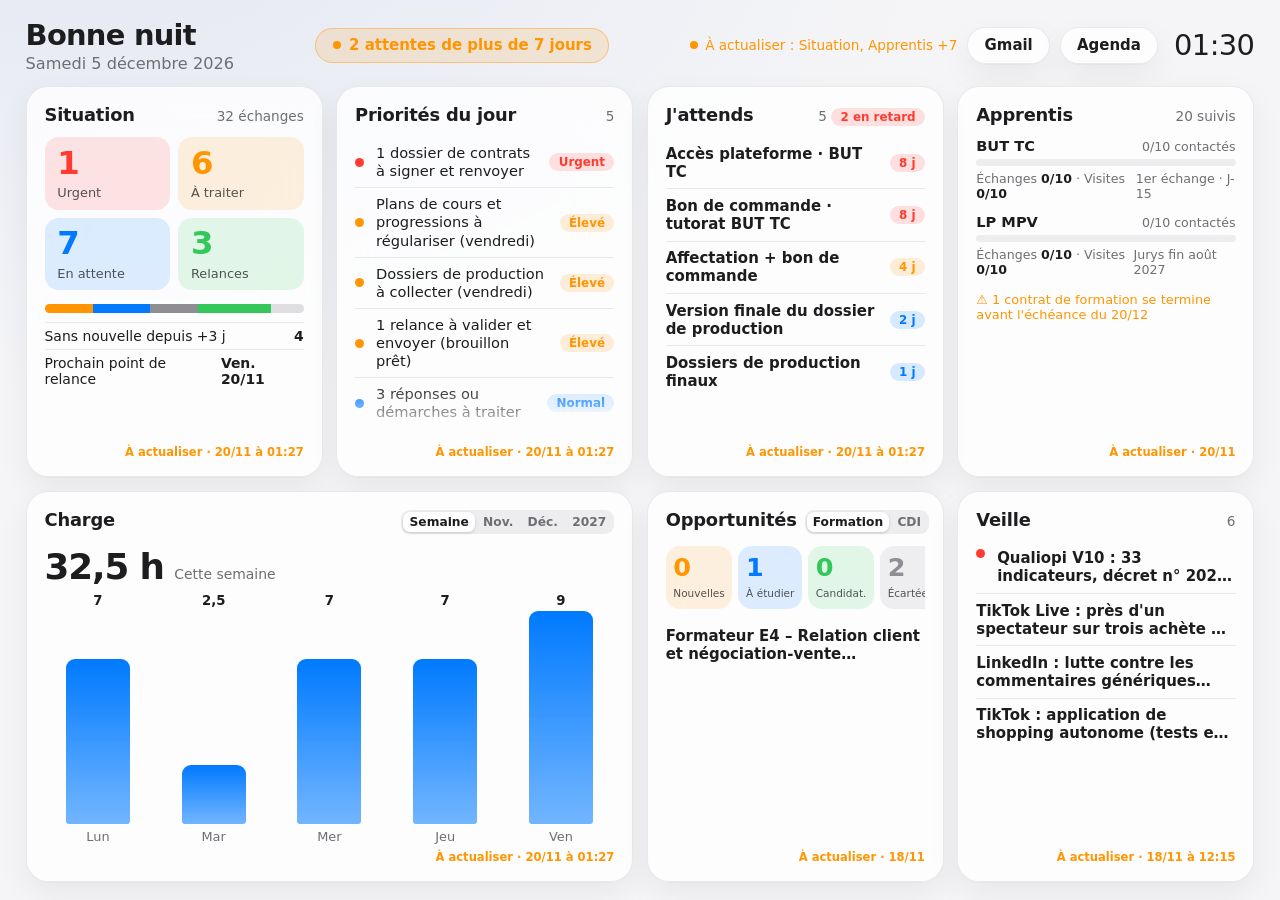
<file: dashboard.html>
<!DOCTYPE html>
<html lang="fr">
<head>
<meta charset="utf-8">
<meta name="viewport" content="width=device-width, initial-scale=1">
<meta name="robots" content="noindex, nofollow">
<meta name="color-scheme" content="light dark">
<title>Tableau de bord</title>
<style>
:root{
  --bg1:#f5f5f7; --bg2:#e4e8f3; --card:rgba(255,255,255,.78); --sheet:#ffffff;
  --ink:#1d1d1f; --muted:#6e6e73; --line:rgba(0,0,0,.08); --fill:rgba(120,120,128,.12);
  --shadow:0 1px 1px rgba(0,0,0,.03),0 12px 32px rgba(0,0,0,.06);
  --red:#ff3b30; --orange:#ff9500; --blue:#007aff; --green:#34c759; --gray:#8e8e93;
}
@media (prefers-color-scheme: dark){
  :root{
    --bg1:#000000; --bg2:#17182a; --card:rgba(28,28,30,.72); --sheet:#1c1c1e;
    --ink:#f5f5f7; --muted:#a1a1a6; --line:rgba(255,255,255,.1); --fill:rgba(120,120,128,.24);
    --shadow:0 1px 1px rgba(0,0,0,.4),0 12px 32px rgba(0,0,0,.45);
    --red:#ff453a; --orange:#ff9f0a; --blue:#0a84ff; --green:#30d158; --gray:#98989d;
  }
}
*{box-sizing:border-box}
html{font-size:clamp(13px,calc(.55vw + .7vh + 4px),17px)}
body{margin:0;height:100vh;overflow:hidden;display:flex;flex-direction:column;gap:clamp(10px,1.5vh,18px);
  padding:clamp(12px,2vh,26px) clamp(14px,2vw,32px);
  font-family:-apple-system,BlinkMacSystemFont,"SF Pro Display","SF Pro Text","Segoe UI",system-ui,Roboto,sans-serif;
  color:var(--ink);background:radial-gradient(1200px 700px at 8% -10%,var(--bg2),transparent 70%),var(--bg1);
  background-attachment:fixed;-webkit-font-smoothing:antialiased}
button{font:inherit;color:inherit;cursor:pointer;border:0;background:none}
a{color:var(--blue);text-decoration:none}

/* En-tête */
.top{display:flex;align-items:center;justify-content:space-between;gap:16px;flex:none}
.hello h1{margin:0;font-size:1.7rem;font-weight:650;letter-spacing:-.025em}
.hello p{margin:.1rem 0 0;color:var(--muted);font-size:.95rem}
.tools{display:flex;align-items:center;gap:10px}
.btn{display:inline-flex;align-items:center;gap:.4rem;padding:.5rem .95rem;border-radius:99px;background:var(--card);
  border:1px solid var(--line);box-shadow:var(--shadow);font-size:.88rem;font-weight:550;color:var(--ink);
  -webkit-backdrop-filter:blur(20px);backdrop-filter:blur(20px);transition:transform .15s}
.btn:hover{transform:translateY(-1px)}
.clock{font-size:1.7rem;font-weight:300;letter-spacing:-.02em;font-variant-numeric:tabular-nums;margin-left:6px}
.state{display:inline-flex;align-items:center;gap:.4rem;font-size:.8rem;color:var(--muted)}
.state i{width:8px;height:8px;border-radius:50%;background:var(--green)}
.state.warn i{background:var(--orange)} .state.warn{color:var(--orange)}

/* Alerte échéances */
.alerte{flex:1;min-width:0;display:flex;justify-content:center;gap:8px;flex-wrap:wrap}
.alerte button{max-width:100%;display:inline-flex;align-items:center;gap:.5rem;padding:.45rem .95rem;border-radius:99px;
  background:color-mix(in srgb,var(--red) 14%,transparent);color:var(--red);font-size:.88rem;font-weight:600;
  border:1px solid color-mix(in srgb,var(--red) 35%,transparent);animation:puls 2.4s ease-in-out infinite}
.alerte button span{overflow:hidden;text-overflow:ellipsis;white-space:nowrap}
.alerte button i{flex:none;width:8px;height:8px;border-radius:50%;background:var(--red)}
.rows li.due{background:color-mix(in srgb,var(--red) 9%,transparent);border-radius:10px;padding-left:.6rem;padding-right:.6rem;margin:0 -.6rem}
.rows li.due .t{font-weight:600}
.rows li.tom .t{font-weight:600}
.alerte button.amb{background:color-mix(in srgb,var(--orange) 14%,transparent);color:var(--orange);border-color:color-mix(in srgb,var(--orange) 40%,transparent);animation:none}
.alerte button.amb i{background:var(--orange)}
@keyframes puls{50%{box-shadow:0 0 0 5px color-mix(in srgb,var(--red) 12%,transparent)}}
@media (max-width:760px){.alerte{display:none}}

/* Grille */
.grid{flex:1;min-height:0;display:grid;gap:clamp(10px,1.5vh,18px);
  grid-template-columns:repeat(12,minmax(0,1fr));grid-template-rows:repeat(2,minmax(0,1fr))}
.card{min-height:0;overflow:hidden;display:flex;flex-direction:column;padding:clamp(12px,1.9vh,22px) clamp(14px,1.4vw,22px);
  background:var(--card);border:1px solid var(--line);border-radius:22px;box-shadow:var(--shadow);
  -webkit-backdrop-filter:blur(24px) saturate(1.4);backdrop-filter:blur(24px) saturate(1.4);
  transition:transform .2s,box-shadow .2s;position:relative}
.card[data-open]{cursor:pointer}
.card[data-open]:hover{transform:translateY(-3px);box-shadow:0 1px 1px rgba(0,0,0,.03),0 18px 40px rgba(0,0,0,.12)}
.card:focus-visible{outline:2px solid var(--blue);outline-offset:2px}
.c-situation{grid-column:1/4;grid-row:1}.c-prio{grid-column:4/7;grid-row:1}.c-att{grid-column:7/10;grid-row:1}.c-appr{grid-column:10/13;grid-row:1}
.c-charge{grid-column:1/7;grid-row:2}.c-opp{grid-column:7/10;grid-row:2}.c-veille{grid-column:10/13;grid-row:2}
.ch{display:flex;align-items:baseline;justify-content:space-between;gap:8px;margin-bottom:.7rem;flex:none}
.ch h2{white-space:nowrap;margin:0;font-size:1.05rem;font-weight:650;letter-spacing:-.01em}
.sub{color:var(--muted);font-size:.8rem}
.cb{flex:1;min-height:0;display:flex;flex-direction:column;overflow:hidden}
.fade{-webkit-mask-image:linear-gradient(#000 82%,transparent);mask-image:linear-gradient(#000 82%,transparent)}
.fresh{flex:none;align-self:flex-end;margin-top:.35rem;font-size:.68rem;color:var(--muted);opacity:.75}
.fresh.stale{color:var(--orange);opacity:1;font-weight:600}

/* Éléments */
.tiles{display:grid;grid-template-columns:1fr 1fr;gap:8px}
.tile{--c:var(--blue);border-radius:14px;padding:.5rem .75rem;background:color-mix(in srgb,var(--c) 13%,transparent)}
.tile b{display:block;font-size:1.9rem;line-height:1.1;font-weight:600;letter-spacing:-.03em;color:var(--c)}
.tile span{font-size:.76rem;color:var(--ink);opacity:.75}
.tiles.four{grid-template-columns:repeat(4,1fr);gap:6px}
.tiles.four .tile{padding:.45rem .45rem}
.tiles.four .tile b{font-size:1.5rem}
.tiles.four .tile span{font-size:.62rem;white-space:nowrap}
.tile.gray{--c:var(--gray);cursor:pointer}
.tiles.three{grid-template-columns:repeat(3,1fr)}
.tiles.three .tile b{font-size:1.6rem}
.stack{display:flex;height:9px;border-radius:99px;overflow:hidden;background:var(--fill);margin:.8rem 0 .55rem}
.stack i{display:block;height:100%}
.line{display:flex;justify-content:space-between;font-size:.82rem;padding:.3rem 0;border-top:1px solid var(--line)}
.line b{font-weight:600}
.pill{--c:var(--blue);align-self:center;font-size:.7rem;padding:.12rem .55rem;border-radius:99px;font-weight:600;white-space:nowrap;
  background:color-mix(in srgb,var(--c) 15%,transparent);color:var(--c)}
.rows{list-style:none;margin:0;padding:0;display:flex;flex-direction:column}
.rows li{display:flex;align-items:center;gap:.7rem;padding:.55rem 0;border-top:1px solid var(--line);font-size:.98rem}
.rows li:first-child{border-top:0;padding-top:0}
.rows .dot{flex:none;width:9px;height:9px;border-radius:50%;background:var(--c,var(--blue))}
.c-prio .rows .t{font-size:.86rem;line-height:1.25;-webkit-line-clamp:3}
.c-prio .rows li{padding-top:.4rem;padding-bottom:.4rem}
.c-prio .rows li.due .pill:last-child,.c-prio .rows li.tom .pill:last-child{display:none}
.rows .t{flex:1;min-width:0;display:-webkit-box;-webkit-line-clamp:2;-webkit-box-orient:vertical;overflow:hidden}
.rows small{display:block;color:var(--muted);font-size:.78rem;margin-top:1px}
.rows.compact li{font-size:.88rem;padding:.45rem 0;align-items:flex-start}
.rows.compact .t{font-weight:550}
.rows.compact a{color:var(--ink)}
.rows.compact a:hover{text-decoration:underline}
.red{--c:var(--red)}.orange{--c:var(--orange)}.blue{--c:var(--blue)}.green{--c:var(--green)}

/* Apprentis */
.ap{margin-bottom:.75rem}
.ap .h{display:flex;justify-content:space-between;align-items:baseline;font-size:.86rem;font-weight:600}
.ap .h span{font-size:.74rem;font-weight:500;color:var(--muted)}
.ap .pb{height:7px;border-radius:99px;background:var(--fill);margin:.3rem 0 .25rem;overflow:hidden;display:flex}
.ap .pb i{display:block;background:var(--blue)}
.ap .pb i+i{background:var(--green)}
.ap .m{display:flex;justify-content:space-between;font-size:.74rem;color:var(--muted)}
.ap .m b{font-weight:600;color:var(--ink)}
.ap .m .late{color:var(--red)}
.ap-al{font-size:.76rem;color:var(--orange);margin-top:.15rem}
/* Agenda */
.cb h4.ag{margin:.1rem 0 .25rem;font-size:.72rem;letter-spacing:.06em;text-transform:uppercase;color:var(--muted);font-weight:650}
.cb h4.ag + .rows,.cb h4.ag + p{margin-bottom:.7rem}
.cb h4.ag span{text-transform:none;letter-spacing:0;font-weight:500;margin-left:.3rem}
.rows.ag li{padding:.4rem 0;font-size:.92rem}
.rows.ag b{flex:none;font-weight:600;font-variant-numeric:tabular-nums;min-width:6.4em;color:var(--muted)}
.rows.ag li.live b{color:var(--green)}
.rows.ag li.live .t{font-weight:600}

/* Graphique */
.seg{display:inline-flex;background:var(--fill);border-radius:9px;padding:2px;gap:2px}
.seg button{padding:.16rem .36rem;border-radius:7px;font-size:.72rem;font-weight:550;color:var(--muted)}
.seg button.on{background:var(--sheet);color:var(--ink);box-shadow:0 1px 3px rgba(0,0,0,.18)}
.total{display:flex;align-items:baseline;gap:.6rem;margin-bottom:.4rem;flex:none}
.total b{font-size:2.1rem;font-weight:600;letter-spacing:-.03em}
.total span{font-size:.82rem;color:var(--muted)}
.bars{flex:1;min-height:0;display:flex;gap:clamp(4px,.7vw,12px);align-items:stretch}
.col{flex:1;min-width:0;display:flex;flex-direction:column;align-items:center}
.col .v{font-size:.78rem;font-weight:600;margin-bottom:3px;white-space:nowrap}
.col .track{flex:1;min-height:0;width:100%;max-width:64px;display:flex;flex-direction:column}
.col .track i{display:block;border-radius:9px 9px 3px 3px;min-height:3px;background:linear-gradient(var(--blue),color-mix(in srgb,var(--blue) 55%,transparent))}
.col.cur .track i{background:linear-gradient(var(--green),color-mix(in srgb,var(--green) 55%,transparent))}
.col.alert .track i{background:linear-gradient(var(--orange),color-mix(in srgb,var(--orange) 55%,transparent))}
.col.partiel .track i{opacity:.45}
.col .l{font-size:.76rem;color:var(--muted);margin-top:5px}
.col.cur .l{color:var(--green);font-weight:700}
.bars.dense .v{font-size:.68rem}
.note{font-size:.76rem;color:var(--orange);margin-top:.3rem;flex:none}

/* Fenêtre de détail */
#ov{position:fixed;inset:0;z-index:10;display:flex;align-items:center;justify-content:center;padding:4vh 4vw;
  background:rgba(0,0,0,.32);-webkit-backdrop-filter:blur(14px);backdrop-filter:blur(14px);animation:fi .18s}
#ov[hidden]{display:none}
.sheet{width:min(720px,100%);max-height:88vh;display:flex;flex-direction:column;background:var(--sheet);color:var(--ink);
  border-radius:24px;box-shadow:0 30px 80px rgba(0,0,0,.35);animation:pop .22s cubic-bezier(.2,.9,.3,1.1);overflow:hidden}
.sheet header{display:flex;justify-content:space-between;align-items:center;padding:1.1rem 1.4rem .6rem}
.sheet h3{margin:0;font-size:1.35rem;font-weight:650;letter-spacing:-.02em}
.x{width:30px;height:30px;border-radius:50%;background:var(--fill);color:var(--muted);font-size:1.1rem;line-height:1}
.sheet .body{padding:.2rem 1.4rem 1.3rem;overflow:auto;font-size:.98rem}
.sheet h4{margin:1.1rem 0 .3rem;font-size:.78rem;letter-spacing:.06em;text-transform:uppercase;color:var(--muted);font-weight:650}
.sheet .rows li{padding:.65rem 0}
.sheet .rows li .t{-webkit-line-clamp:unset;display:block}
.sheet .tiles{margin-bottom:.4rem}
.sheet details{border-top:1px solid var(--line)}
.sheet summary{cursor:pointer;list-style:none;display:flex;justify-content:space-between;gap:10px;padding:.6rem 0}
.sheet summary::-webkit-details-marker{display:none}
.sheet summary::before{content:"›";color:var(--muted);font-weight:700;transition:transform .15s}
.sheet details[open] > summary::before{transform:rotate(90deg)}
.sheet summary .t{flex:1}
.sheet dl{margin:0 0 .6rem;display:grid;grid-template-columns:auto 1fr;gap:3px 12px;font-size:.88rem}
.sheet dt{color:var(--muted)}.sheet dd{margin:0}
.sheet .foot{margin-top:.9rem;font-size:.74rem;color:var(--muted);text-align:right}
.sheet .foot.stale{color:var(--orange);font-weight:600}
@keyframes fi{from{opacity:0}}
@keyframes pop{from{opacity:0;transform:scale(.94) translateY(8px)}}

/* Écrans étroits ou bas : défilement autorisé */
@media (max-width:1000px),(max-height:520px){
  body{height:auto;min-height:100vh;overflow:auto}
  .grid{grid-template-columns:repeat(2,minmax(0,1fr));grid-template-rows:none}
  .card{min-height:260px}
  .c-situation,.c-prio,.c-appr,.c-att,.c-charge,.c-opp,.c-veille{grid-column:auto;grid-row:auto}
  .c-prio,.c-charge{grid-column:1/-1}
  .top{flex-wrap:wrap}
}
@media (max-width:620px){ .grid{grid-template-columns:1fr} .clock{display:none} }
</style>
</head>
<body>
<header class="top">
  <div class="hello"><h1 id="hi">Bonjour</h1><p id="date"></p></div>
  <div class="alerte" id="alerte"></div>
  <div class="tools">
    <span class="state" id="state"><i></i><span>Données à jour</span></span>
    <a class="btn" href="https://mail.google.com/" target="_blank" rel="noopener">Gmail</a>
    <a class="btn" href="https://calendar.google.com/" target="_blank" rel="noopener">Agenda</a>
    <span class="clock" id="clock"></span>
  </div>
</header>
<main class="grid" id="grid"></main>
<div id="ov" hidden><div class="sheet" role="dialog" aria-modal="true"><header><h3 id="mt"></h3><button class="x" id="mx" aria-label="Fermer">×</button></header><div class="body" id="mb"></div></div></div>

<script src="app.js"></script>
<script src="data-actions.js"></script>
<script src="data-planning.js"></script>
<script src="data-planning-mois.js"></script>
<script src="data-planning-mois-suivant.js"></script>
<script src="data-planning-annee.js"></script>
<script src="data-apprentis.js"></script>
<script src="data-attentes.js"></script>
<script src="data-opportunites.js"></script>
<script src="data-opportunites-cdi.js"></script>
<script src="data-veille.js"></script>
<script>
(() => {
const W = window, $ = s => document.querySelector(s);
const fr = n => String(Math.round(n * 10) / 10).replace(".", ",");
const hh = n => fr(n) + " h";
const sum = a => a.reduce((x, y) => x + y, 0);
const short = u => String(u || "").replace(/\/\d{4}/, "");
const lvl = {urgent: ["red", "Urgent"], high: ["orange", "Élevé"], norm: ["blue", "Normal"]};
const ageCls = j => j > 7 ? "red" : j > 3 ? "orange" : "blue";
const ageTxt = j => j === 0 ? "aujourd'hui" : j + " j";
const sources = [];   // fraîcheur : { nom, u, maxH }

function isStale(u, maxH) { const a = maxH ? ageOuvre(u) : null; return a !== null && a > maxH; }
function fresh(u, maxH = 30) {
  if (!u) return "";
  const st = isStale(u, maxH);
  return `<span class="fresh${st ? " stale" : ""}">${st ? "À actualiser · " : ""}${esc(short(u))}</span>`;
}
function reg(nom, u, maxH = 30) { if (u) sources.push({nom, u, maxH}); }
function foot(u, maxH = 30) { return u ? `<div class="foot${isStale(u, maxH) ? " stale" : ""}">Données au ${esc(u)}${isStale(u, maxH) ? " · à actualiser" : ""}</div>` : ""; }
const tag = (txt, c) => `<span class="pill ${c}">${esc(txt)}</span>`;

const mods = {};      // modules : { id, cls, title, sub, body, u, maxH, modal() }
const modals = {};

/* ---------- Situation ---------- */
function situation() {
  const D = W.DATA; if (!D) return null;
  const S = D.status, total = sum(Object.values(S));
  const seg = (n, c) => `<i style="width:${100 * n / total}%;background:${c}"></i>`;
  reg("Situation", D.updated);
  modals.situation = () => ({title: "Situation", html: `
    <div class="tiles">
      <div class="tile red"><b>${D.priority.urgente}</b><span>Urgent</span></div>
      <div class="tile orange"><b>${S.a_traiter}</b><span>À traiter</span></div>
      <div class="tile blue"><b>${S.en_attente}</b><span>En attente</span></div>
      <div class="tile green"><b>${D.relances_a_prevoir}</b><span>Relances à prévoir</span></div>
    </div>
    <div class="stack">${seg(S.a_traiter, "var(--orange)")}${seg(S.en_attente, "var(--blue)")}${seg(S.information, "var(--gray)")}${seg(S.termine, "var(--green)")}${seg(S.sans_action, "var(--fill)")}</div>
    <div class="line"><span>À traiter</span><b>${S.a_traiter}</b></div>
    <div class="line"><span>En attente</span><b>${S.en_attente}</b></div>
    <div class="line"><span>Information</span><b>${S.information}</b></div>
    <div class="line"><span>Terminé</span><b>${S.termine}</b></div>
    <div class="line"><span>Sans action</span><b>${S.sans_action}</b></div>
    <div class="line"><span>Priorité élevée</span><b>${D.priority.elevee}</b></div>
    <div class="line"><span>Priorité normale</span><b>${D.priority.normale}</b></div>
    <div class="line"><span>Sans nouvelle depuis plus de 3 jours</span><b>${D.sans_nouvelle_3j}</b></div>
    <div class="line"><span>Prochain point de relance</span><b>${esc(D.prochain_point_relance)}</b></div>
    ${foot(D.updated)}`});
  return {id: "situation", cls: "c-situation", title: "Situation", sub: `${total} échanges`, u: D.updated, maxH: 30, body: `
    <div class="tiles">
      <div class="tile red"><b>${D.priority.urgente}</b><span>Urgent</span></div>
      <div class="tile orange"><b>${S.a_traiter}</b><span>À traiter</span></div>
      <div class="tile blue"><b>${S.en_attente}</b><span>En attente</span></div>
      <div class="tile green"><b>${D.relances_a_prevoir}</b><span>Relances</span></div>
    </div>
    <div class="stack">${seg(S.a_traiter, "var(--orange)")}${seg(S.en_attente, "var(--blue)")}${seg(S.information, "var(--gray)")}${seg(S.termine, "var(--green)")}${seg(S.sans_action, "var(--fill)")}</div>
    <div class="line"><span>Sans nouvelle depuis +3 j</span><b>${D.sans_nouvelle_3j}</b></div>
    <div class="line"><span>Prochain point de relance</span><b>${esc(D.prochain_point_relance)}</b></div>`};
}

/* ---------- Priorités ---------- */
function priorites() {
  const D = W.DATA; if (!D) return null;
  const P = D.priorites_du_jour || [];
  const J = ["dimanche", "lundi", "mardi", "mercredi", "jeudi", "vendredi", "samedi"];
  const n = new Date(), jr = J[n.getDay()], dm = J[(n.getDay() + 1) % 7];
  const mot = (l, j) => new RegExp("\\b" + j + "\\b", "i").test(l);
  const due = p => mot(p.label, jr) ? "due" : mot(p.label, dm) ? "tom" : "";
  const li = p => { const d = due(p), c = lvl[p.level]; return `
    <li class="${d}" style="--c:var(--${c[0]})"><span class="dot"></span><span class="t">${esc(p.label)}</span>${d === "due" ? tag("Aujourd'hui", "red") : d === "tom" ? tag("Demain", "orange") : ""}${tag(c[1], c[0])}</li>`; };
  /* Échéances du jour : en tête de liste et en alerte dans l'en-tête. */
  const tri = [...P.filter(p => due(p) === "due"), ...P.filter(p => due(p) !== "due")];
  W.__alertes = P.filter(p => due(p) === "due").map(p => p.label.replace(/\s*\([^)]*\)\s*$/, ""));
  modals.prio = () => ({title: "Priorités du jour", html: `<ul class="rows">${tri.map(li).join("")}</ul>${foot(D.updated)}`});
  return {id: "prio", cls: "c-prio", title: "Priorités du jour", sub: P.length ? `${P.length}` : "", u: D.updated, maxH: 30, fade: true,
    body: P.length ? `<ul class="rows">${tri.slice(0, 7).map(li).join("")}</ul>` : `<p class="sub">Aucune priorité enregistrée.</p>`};
}

/* ---------- Apprentis ---------- */
function apprentis() {
  const D = W.DATA_APPRENTIS; if (!D) return null;
  const today = new Date(); today.setHours(0, 0, 0, 0);
  const bloc = f => {
    const fait = Math.max(f.echange, f.visite), pc = 100 * f.contactes / f.total, pf = 100 * fait / f.total;
    let ech = esc(f.jalon || "Échéance à communiquer"), cls = "";
    if (f.echeance) {
      const j = Math.round((new Date(f.echeance + "T00:00:00") - today) / 864e5);
      ech = `${esc(f.jalon)} · ${j >= 0 ? "J-" + j : "dépassé"}`; if (j <= 14 && fait < f.total) cls = "late";
    }
    return `<div class="ap"><div class="h">${esc(f.nom)}<span>${f.contactes}/${f.total} contactés</span></div>
      <div class="pb"><i style="width:${pc - pf}%"></i><i style="width:${pf}%"></i></div>
      <div class="m"><span>Échanges <b>${fait}/${f.total}</b> · Visites <b>${f.visite}/${f.total}</b></span><span class="${cls}">${ech}</span></div></div>`;
  };
  reg("Apprentis", D.updated);
  return {id: "apprentis", cls: "c-appr", title: "Apprentis", sub: `${sum(D.filieres.map(f => f.total))} suivis`, u: D.updated, maxH: 120,
    body: D.filieres.map(bloc).join("") + (D.alertes || []).map(a => `<div class="ap-al">⚠ ${esc(a)}</div>`).join("")};
}

/* ---------- J'attends ---------- */
function attentes() {
  const D = W.DATA_ATTENTES; if (!D) return null;
  const I = D.items || [];
  modals.att = () => ({title: "J'attends", html: `<ul class="rows">${I.map(i => `
    <li><span class="t">${esc(i.label)}${i.detail ? `<small>${esc(i.detail)}</small>` : ""}</span>${tag(ageTxt(i.jours), ageCls(i.jours))}</li>`).join("")}</ul>${foot(D.updated)}`});
  reg("J'attends", D.updated);
  const retard = I.filter(i => i.jours > 7).length;
  W.__retards = retard;
  return {id: "att", cls: "c-att", title: "J'attends", sub: `${I.length}` + (retard ? ` <span class="pill red">${retard} en retard</span>` : ""), u: D.updated, maxH: 30, fade: true,
    body: I.length ? `<ul class="rows compact">${I.map(i => `
    <li><span class="t">${esc(i.label)}</span>${tag(ageTxt(i.jours), ageCls(i.jours))}</li>`).join("")}</ul>` : `<p class="sub">Rien en attente.</p>`};
}

/* ---------- Opportunités (Formation / CDI) ---------- */
let oppVue = "formation";
const oppSrc = () => ({formation: W.DATA_OPPORTUNITES, cdi: W.DATA_OPPORTUNITES_CDI});
function opportunites() {
  const S = oppSrc(); if (!S.formation && !S.cdi) return null;
  if (S.formation) reg("Opportunités formation", S.formation.updated);
  if (S.cdi) reg("Opportunités CDI", S.cdi.updated);
  const row = (k, v) => `<dt>${k}</dt><dd>${v}</dd>`;
  modals.opp = (ecart) => { const D = oppSrc()[oppVue]; if (!D) return {title: "Opportunités", html: "<p class='sub'>Aucune donnée.</p>"};
    const E = D.ecartees || [];
    return {title: "Opportunités · " + (oppVue === "cdi" ? "CDI" : "Formation"), html: `
    <h4>Offres (${D.items.length})</h4>` +
    (D.items.length ? D.items.map(i => `
    <details><summary><span class="t">${esc(i.titre)}</span>${tag(i.statut, i.statut === "Nouvelle" ? "orange" : "blue")}</summary>
      <dl>${row("Employeur", esc(i.employeur))}${row("Lieu", esc(i.lieu))}${row("Contrat", esc(i.contrat))}${row("Rémunération", esc(i.tarif))}
      ${row("Publiée le", esc(i.publiee))}${row("Date limite", esc(i.limite))}${row("Repérée le", esc(i.repere))}
      ${row("Annonce", `<a href="${esc(i.lien)}" target="_blank" rel="noopener">Ouvrir l'annonce</a>`)}</dl></details>`).join("") : `<p class="sub">Aucune offre vérifiée.</p>`) +
    `<h4 id="ec">Écartées (${E.length})</h4>` +
    (E.length ? `<ul class="rows">${E.map(e => `<li><span class="t">${esc(e.label)}<small>${esc(e.motif)}</small></span></li>`).join("")}</ul>` : `<p class="sub">Aucune offre écartée.</p>`) +
    `<div class="foot">Dernière recherche ${esc(D.derniere_recherche)} · données au ${esc(D.updated)}</div>`}; };
  return {id: "opp", cls: "c-opp", custom: "opp"};
}
function oppHtml() {
  const S = oppSrc(), ks = ["formation", "cdi"].filter(k => S[k]);
  if (!S[oppVue]) oppVue = ks[0];
  const D = S[oppVue], I = D.items, E = D.ecartees || [];
  const nb = s => I.filter(i => i.statut === s).length;
  const top = [...I].sort((a, b) => (b.statut === "Nouvelle") - (a.statut === "Nouvelle")).slice(0, 3);
  const lib = {formation: "Formation", cdi: "CDI"};
  return `
  <div class="ch"><h2>Opportunités</h2><div class="seg">${ks.map(k => `<button data-ovue="${k}" class="${k === oppVue ? "on" : ""}">${lib[k]}</button>`).join("")}</div></div>
  <div class="cb fade">
    <div class="tiles four">
      <div class="tile orange"><b>${nb("Nouvelle")}</b><span>Nouvelles</span></div>
      <div class="tile blue"><b>${nb("À étudier")}</b><span>À étudier</span></div>
      <div class="tile green"><b>${D.candidatures_en_cours || 0}</b><span>Candidat.</span></div>
      <div class="tile gray" data-ecart role="button" tabindex="0"><b>${E.length}</b><span>Écartées ›</span></div>
    </div>
    <ul class="rows compact" style="margin-top:.6rem">${top.length ? top.map(i => `<li><span class="t">${esc(i.titre)}<small>${esc(i.employeur)}</small></span></li>`).join("") : `<li><span class="t sub">Aucune offre vérifiée.</span></li>`}</ul>
  </div>${fresh(D.updated, 30)}`;
}

/* ---------- Veille ---------- */
function veille() {
  const D = W.DATA_VEILLE; if (!D) return null;
  const I = D.items || [];
  const li = i => `<li style="--c:var(--red)">${i.important ? '<span class="dot"></span>' : ""}<span class="t"><a href="${esc(i.url)}" target="_blank" rel="noopener">${esc(i.titre)}</a><small>${esc(i.theme)} · ${esc(i.date)}${i.note ? " · " + esc(i.note) : ""}</small></span></li>`;
  modals.veille = () => ({title: "Veille métier", html: `<ul class="rows">${I.map(li).join("")}</ul>${foot(D.updated, 130)}`});
  reg("Veille", D.updated, 130);
  return {id: "veille", cls: "c-veille", title: "Veille", sub: `${I.length}`, u: D.updated, maxH: 130, fade: true,
    body: `<ul class="rows compact">${I.slice(0, 4).map(li).join("")}</ul>`};
}

/* ---------- Charge (carte interactive) ---------- */
let vue = "semaine";
function vues() {
  const V = {}, now = new Date(); now.setHours(0, 0, 0, 0);
  const ti = (new Date().getDay() + 6) % 7;
  if (W.DATA_PLANNING) V.semaine = {lib: "Semaine", u: W.DATA_PLANNING.updated, maxH: 30, titre: "Cette semaine",
    bars: W.DATA_PLANNING.semaine.map((d, i) => ({l: d.jour, h: d.h, cur: i === ti}))};
  const sv = W.DATA_PLANNING && W.DATA_PLANNING.suivante;
  const lundi = new Date(now); lundi.setDate(lundi.getDate() - ((lundi.getDay() + 6) % 7));
  if (sv && new Date(sv.debut + "T00:00:00") > lundi) {
    const d0 = new Date(sv.debut + "T00:00:00");
    V.suivante = {lib: "S+1", u: W.DATA_PLANNING.updated, maxH: 30, titre: "Semaine du " + String(d0.getDate()).padStart(2, "0") + "/" + String(d0.getMonth() + 1).padStart(2, "0"),
      bars: sv.semaine.map(d => ({l: d.jour, h: d.h}))};
  }
  const mois = (D, k) => {
    const isCur = s => { const d = new Date(s.debut + "T00:00:00"), e = new Date(d); e.setDate(e.getDate() + 7); return now >= d && now < e; };
    V[k] = {lib: D.mois.slice(0, 3) + ".", u: D.updated, maxH: 120, titre: D.mois, note: D.semaines.some(s => s.conflit) ? D.note_conflit : "",
      bars: D.semaines.map(s => ({l: s.label, h: s.h, cur: isCur(s), alert: s.conflit}))};
  };
  if (W.DATA_PLANNING_MOIS) mois(W.DATA_PLANNING_MOIS, "mois");
  if (W.DATA_PLANNING_MOIS_SUIVANT) mois(W.DATA_PLANNING_MOIS_SUIVANT, "suivant");
  if (W.DATA_PLANNING_ANNEE) { const D = W.DATA_PLANNING_ANNEE;
    V.annee = {lib: String(D.annee).slice(0, 4), u: D.updated, maxH: 0, titre: String(D.annee),
      note: [D.mois.some(m => m.conflits) ? D.note_conflit : "", D.mois.some(m => m.partiel) ? D.note_partiel : ""].filter(Boolean).join(" · "),
      bars: D.mois.map(m => ({l: m.label, h: m.h, alert: m.conflits, partiel: m.partiel}))}; }
  return V;
}
function charge() {
  const V = vues(), ks = Object.keys(V); if (!ks.length) return null;
  Object.keys(V).forEach(k => reg("Charge · " + V[k].lib, V[k].u, V[k].maxH));
  const n = new Date(), fin = n.getDay() === 0 || n.getDay() === 6 || (n.getDay() === 5 && n.getHours() >= 17);
  if (fin && V.suivante) vue = "suivante";
  return {id: "charge", cls: "c-charge", custom: true};
}
function chargeHtml() {
  const V = vues(), ks = Object.keys(V); if (!V[vue]) vue = ks[0];
  const v = V[vue], max = Math.max(...v.bars.map(b => b.h), 1), dense = v.bars.length > 7;
  return `
  <div class="ch"><h2>Charge</h2><div class="seg">${ks.map(k => `<button data-vue="${k}" class="${k === vue ? "on" : ""}">${esc(V[k].lib)}</button>`).join("")}</div></div>
  <div class="cb">
    <div class="total"><b>${hh(sum(v.bars.map(b => b.h)))}</b><span>${esc(v.titre)}</span></div>
    <div class="bars${dense ? " dense" : ""}">${v.bars.map(b => `
      <div class="col${b.cur ? " cur" : ""}${b.alert ? " alert" : ""}${b.partiel ? " partiel" : ""}">
        <span class="v">${b.h ? fr(b.h) : "–"}</span>
        <div class="track"><span style="flex:${max - b.h}"></span><i style="flex:${b.h}"></i></div>
        <span class="l">${esc(b.l)}</span></div>`).join("")}</div>
    ${v.note ? `<div class="note">${esc(v.note)}</div>` : ""}
  </div>${fresh(v.u, v.maxH)}`;
}

/* ---------- Assemblage ---------- */
const grid = $("#grid");
[situation, priorites, apprentis, attentes, charge, opportunites, veille].forEach(fn => {
  let m = null;
  try { m = fn(); } catch (e) { console.error(fn.name, e); }
  if (!m) return;
  const sec = document.createElement("section");
  sec.className = "card " + m.cls;
  if (m.custom === "opp") { sec.id = "carte-opp"; sec.dataset.open = "opp"; sec.tabIndex = 0; sec.setAttribute("role", "button"); sec.innerHTML = oppHtml(); }
  else if (m.custom) { sec.id = "carte-charge"; sec.innerHTML = chargeHtml(); }
  else {
    if (modals[m.id]) { sec.dataset.open = m.id; sec.tabIndex = 0; sec.setAttribute("role", "button"); }
    sec.innerHTML = `<div class="ch"><h2>${m.title}</h2>${m.sub ? `<span class="sub">${m.sub}</span>` : ""}</div><div class="cb${m.fade ? " fade" : ""}">${m.body}</div>${fresh(m.u, m.maxH)}`;
  }
  grid.appendChild(sec);
});
$("#carte-charge") && $("#carte-charge").addEventListener("click", e => {
  const b = e.target.closest("[data-vue]"); if (!b) return;
  vue = b.dataset.vue; $("#carte-charge").innerHTML = chargeHtml();
});

/* ---------- Alerte échéances du jour ---------- */
$("#alerte").innerHTML =
  ((W.__alertes || []).length ? `<button data-alerte><i></i><span>Échéance aujourd'hui : ${esc(W.__alertes[0])}${W.__alertes.length > 1 ? " (+" + (W.__alertes.length - 1) + ")" : ""}</span></button>` : "") +
  (W.__retards ? `<button data-retard class="amb"><i></i><span>${W.__retards} attente${W.__retards > 1 ? "s" : ""} de plus de 7 jours</span></button>` : "");

$("#carte-opp") && $("#carte-opp").addEventListener("click", e => {
  const b = e.target.closest("[data-ovue]"); if (!b) return;
  e.stopPropagation(); oppVue = b.dataset.ovue; $("#carte-opp").innerHTML = oppHtml();
});

/* ---------- Fenêtre de détail ---------- */
const ov = $("#ov");
function ouvrir(m) { $("#mt").textContent = m.title; $("#mb").innerHTML = m.html; ov.hidden = false; $("#mb").scrollTop = 0; }
function fermer() { ov.hidden = true; }
document.addEventListener("click", e => {
  if (e.target === ov || e.target.closest("#mx")) return fermer();
  if (e.target.closest("[data-ecart]")) { ouvrir(modals.opp(true)); const x = $("#ec"); x && x.scrollIntoView({block: "start"}); return; }
  if (e.target.closest("[data-alerte]")) return ouvrir(modals.prio());
  if (e.target.closest("[data-retard]")) return ouvrir(modals.att());
  if (e.target.closest("a,button,summary")) return;
  const c = e.target.closest("[data-open]"); if (c && modals[c.dataset.open]) ouvrir(modals[c.dataset.open]());
});
document.addEventListener("keydown", e => {
  if (e.key === "Escape") fermer();
  if ((e.key === "Enter" || e.key === " ") && document.activeElement && document.activeElement.dataset && document.activeElement.dataset.open) { e.preventDefault(); ouvrir(modals[document.activeElement.dataset.open]()); }
});

/* ---------- En-tête : salutation, date, heure, état des données ---------- */
function tick() {
  const n = new Date(), h = n.getHours();
  $("#hi").textContent = h < 5 ? "Bonne nuit" : h < 12 ? "Bonjour" : h < 18 ? "Bon après-midi" : "Bonsoir";
  const d = n.toLocaleDateString("fr-FR", {weekday: "long", day: "numeric", month: "long", year: "numeric"});
  $("#date").textContent = d.charAt(0).toUpperCase() + d.slice(1);
  $("#clock").textContent = n.toLocaleTimeString("fr-FR", {hour: "2-digit", minute: "2-digit"});
}
tick(); setInterval(tick, 15000);
const vieux = [...new Set(sources.filter(s => isStale(s.u, s.maxH)).map(s => s.nom))];
if (vieux.length) { const s = $("#state"); s.classList.add("warn"); s.querySelector("span").textContent = "À actualiser : " + vieux.slice(0, 2).join(", ") + (vieux.length > 2 ? " +" + (vieux.length - 2) : ""); s.title = vieux.join(", "); }
/* Rechargement automatique toutes les 30 min, sauf fenêtre ouverte. */
setInterval(() => { if (ov.hidden) location.reload(); }, 30 * 60 * 1000);
})();
</script>
</body>
</html>
</file>
